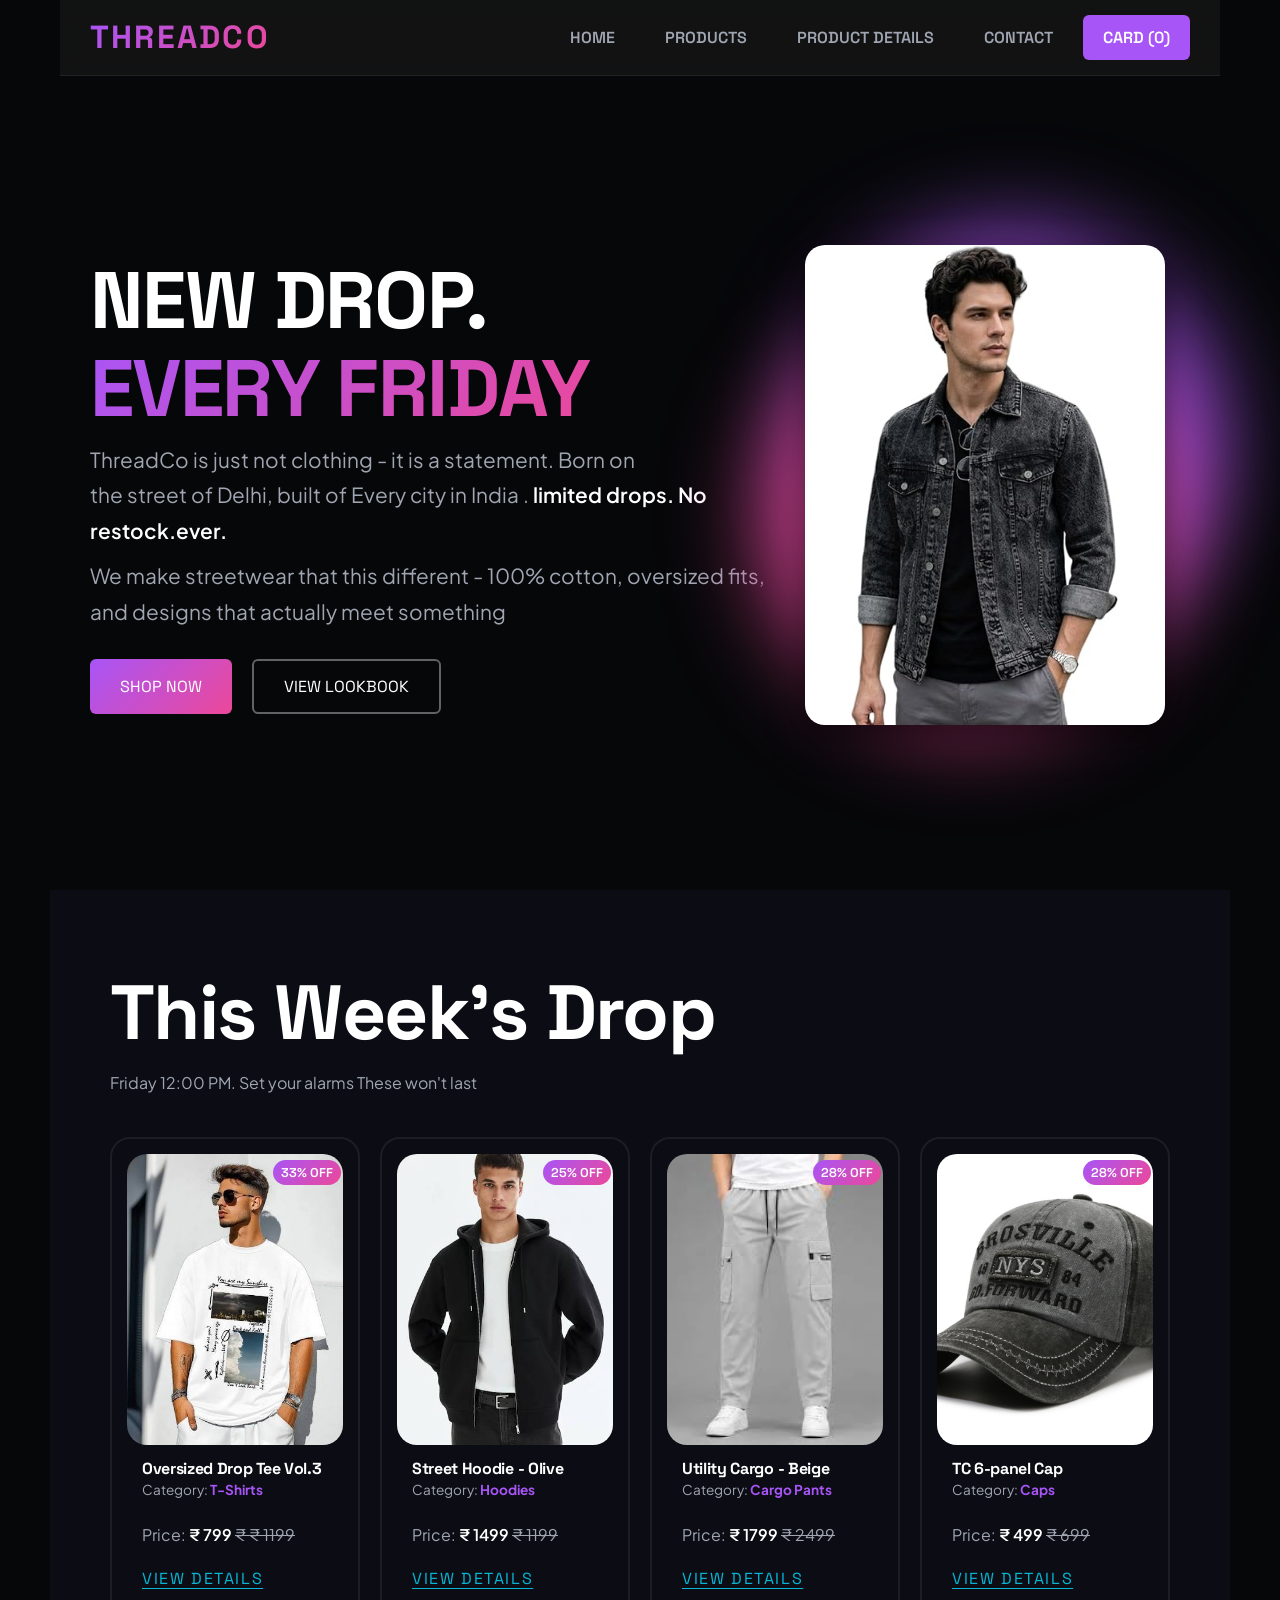
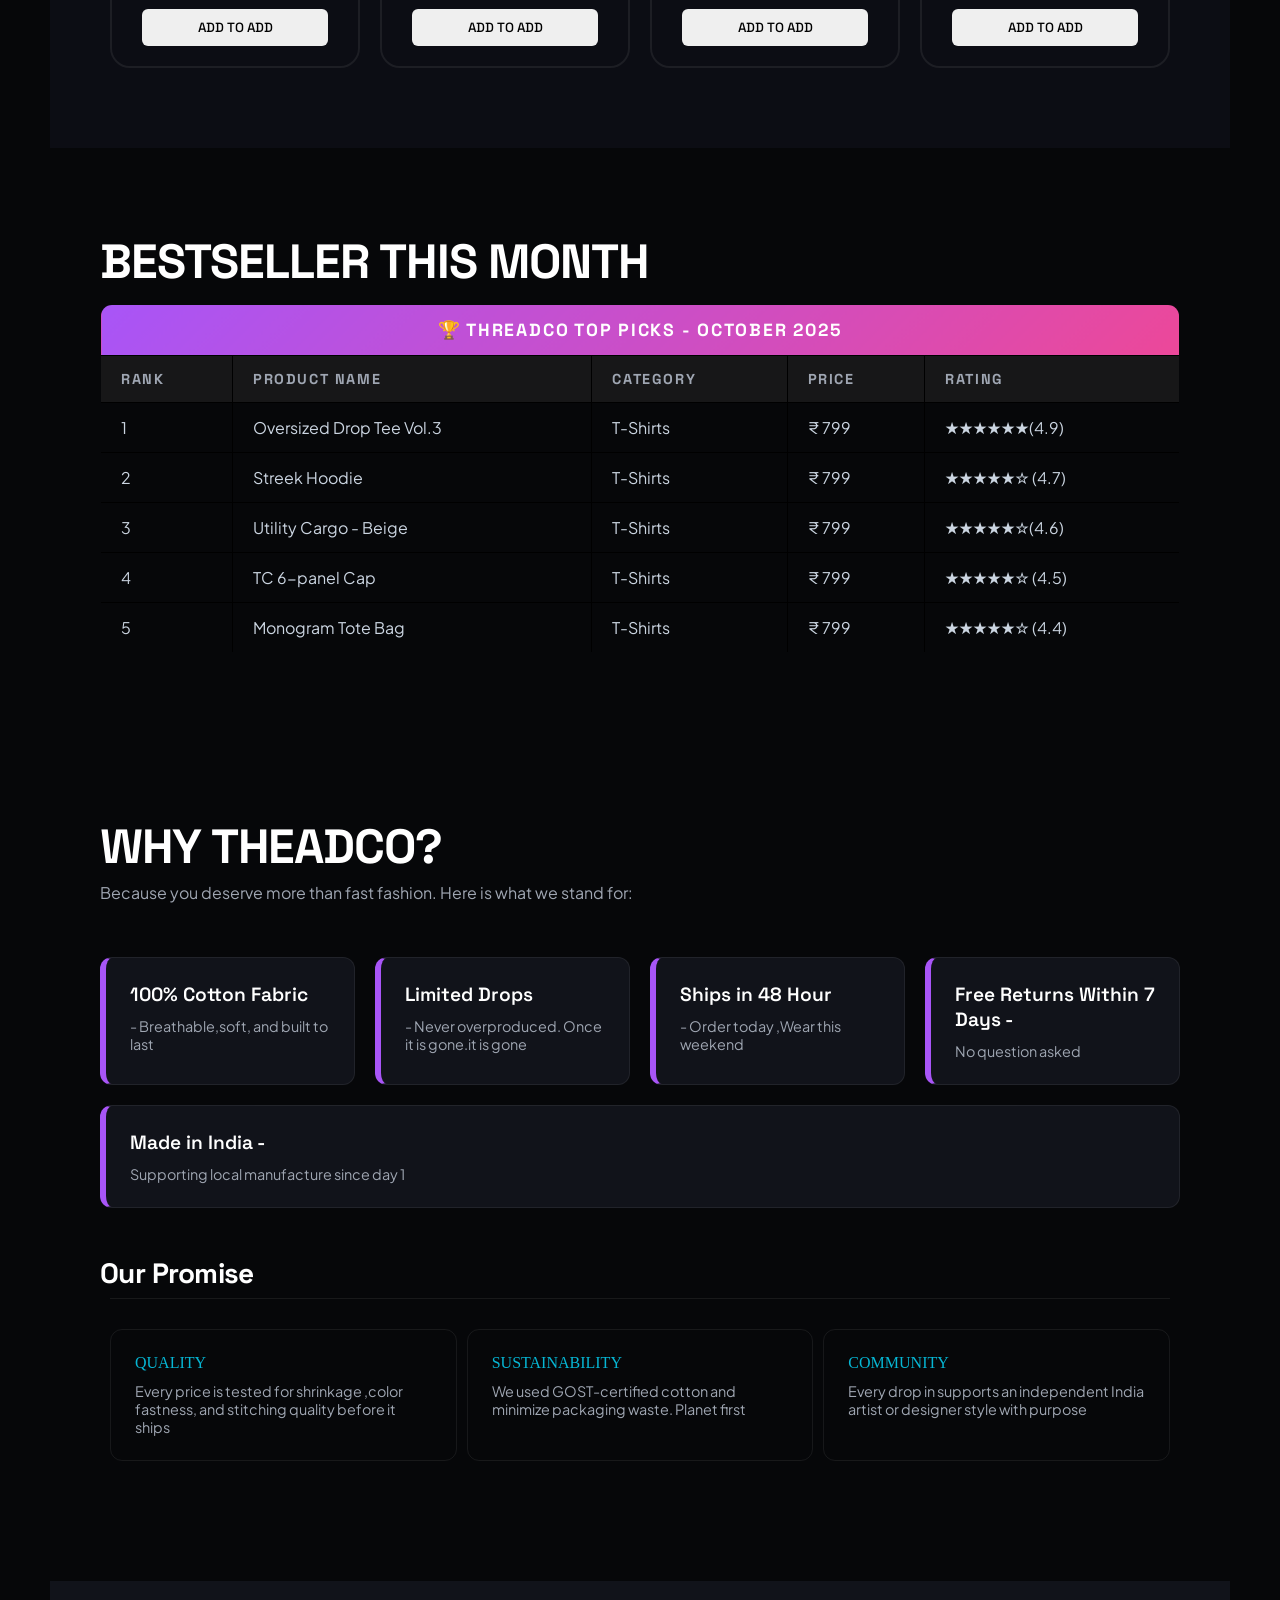
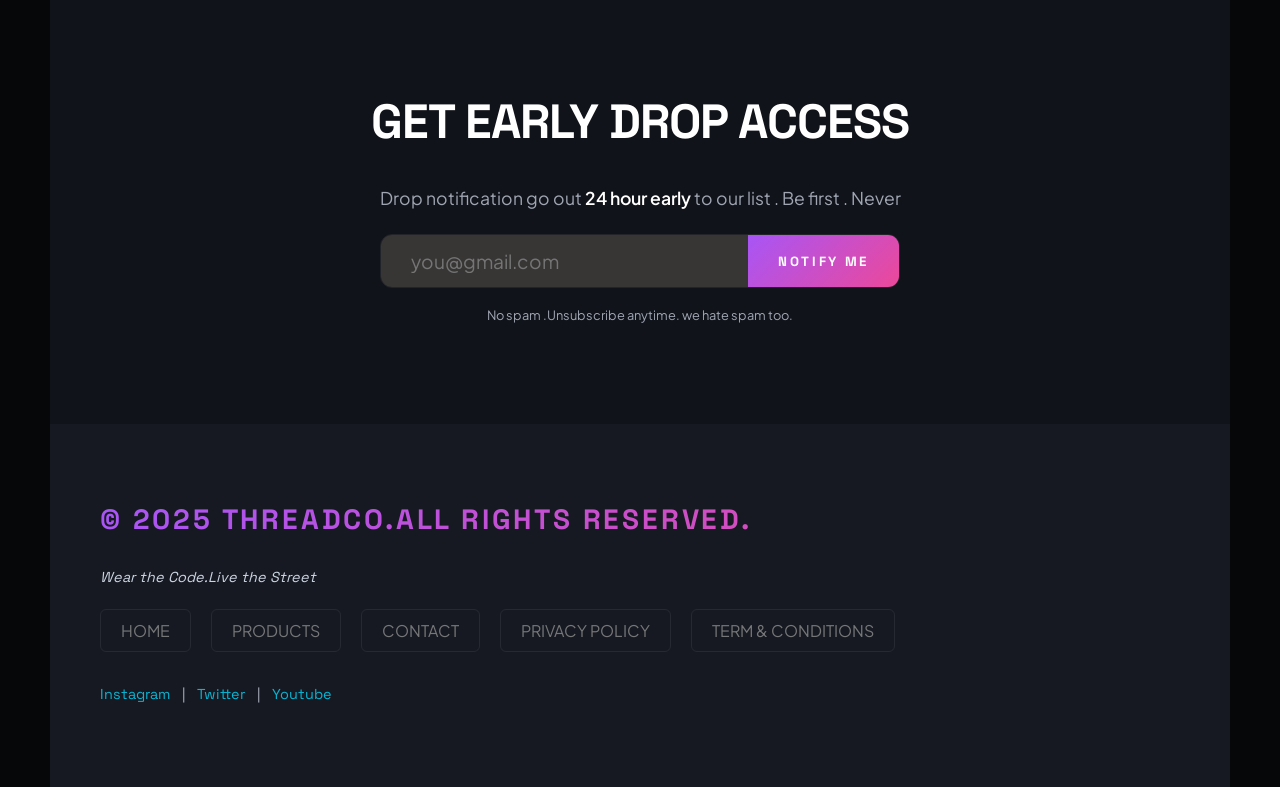
<file: index.html>
<!doctype html>
<html lang="en">
  <head>
    <meta charset="UTF-8" />
    <meta name="viewport" content="width=device-width, initial-scale=1.0" />
    <title>Document</title>
    <style>
      table,
      td,
      th,
      tr {
        border: 1px solid black;
        border-collapse: collapse;
      }
    </style>
    <link href="style.css" rel="stylesheet" />
  </head>
  <body>
    <header>
      <h1>ThreadCo</h1>
      <!-- <p><em>Wear the code.Live the streat.</em></p> -->
      <nav>
        <ul>
          <li><a href="index.html">Home</a></li>
          <li><a href="Products.html">Products</a></li>
          <li><a href="Product.html">Product Details</a></li>
          <li><a href="Contect.html">Contact</a></li>
          <li><a href="#">card (0)</a></li>
        </ul>
      </nav>
    </header>

    <main>
      <section id="hero">
        <div class="left-hero">
          <h2>New Drop. <br /><span id="gradient-text"> Every Friday</span></h2>
          <p>
            ThreadCo is just not clothing - it is a statement. Born on <br />
            the street of Delhi, built of Every city in India .<strong>
              limited drops. No restock.ever.
            </strong>
          </p>
          <p>
            We make streetwear that this different - 100% cotton, oversized
            fits, and designs that actually meet something
          </p>
          <div id="cta">
            <a href="Products.html" class="btn1">Shop Now</a>

            <a href="Products.html" class="btn2">View Lookbook</a>
          </div>
        </div>
        <div class="right-hero">
          <div class="glow orb1"></div>
          <div class="glow orb2"></div>
          <img src="image/2.jpg" alt="" />
        </div>
      </section>

      <section id="week-drop">
        <h1>This Week's Drop</h1>
        <p>Friday 12:00 PM. Set your alarms These won't last</p>
        <div class="cards">
          <article>
            <figure>
              <img
                src="image/t shirt.jpg"
                alt="ThreadCo oversized Drop Tee vol.3 in Black"
              />
              <figcaption>Oversized Drop Tee Vol.3</figcaption>
            </figure>
            <h3>Oversized Drop Tee Vol.3</h3>
            <p>Category:<span> T-Shirts</span></p>
            <p>Price: <strong> &#8377; 799 </strong> <s> &#8377; ₹ 1199</s></p>
            <p><mark>33% OFF</mark></p>
            <a href="Product.html">View Details</a>
            <button type="button">Add to add</button>
          </article>
          <article>
            <figure>
              <img
                src="image/uddis.jpg"
                alt="ThreadCo Street Hoodie in Olive Green"
              />
              <figcaption>Street Hoodie - Olive</figcaption>
            </figure>
            <h3>Street Hoodie - Olive</h3>
            <p>Category: <span> Hoodies</span></p>
            <p>Price: <strong>&#8377; 1499 </strong> <s>&#8377; 1199</s></p>
            <p><mark>25% OFF</mark></p>
            <a href="Product.html">View Details</a>
            <button type="button">Add to add</button>
          </article>
          <article>
            <figure>
              <img src="image/images (1).jpg" alt="ThreadCo Cargo pants" />
              <figcaption>Utility Cargo - Beige</figcaption>
            </figure>
            <h3>Utility Cargo - Beige</h3>
            <p>Category: <span>Cargo Pants</span></p>
            <p>Price: <strong> &#8377; 1799 </strong> <s> &#8377; 2499</s></p>
            <p><mark>28% OFF</mark></p>
            <a href="Product.html">View Details</a>
            <button type="button">Add to add</button>
          </article>
          <article>
            <figure>
              <img src="image/4.jpg" alt="ThreadCo 6-panel Cap" />
              <figcaption>TC 6-panel Cap</figcaption>
            </figure>
            <h3>TC 6-panel Cap</h3>
            <p>Category: <span>Caps</span></p>
            <p>Price: <strong> &#8377; 499 </strong> <s>&#8377; 699</s></p>
            <p><mark>28% OFF</mark></p>
            <a href="Product.html">View Details</a>
            <button type="button">Add to add</button>
          </article>
        </div>
      </section>

      <section class="best-sellers" id="best">
        <h2>Bestseller This Month</h2>
        <table>
          <tr>
            <th colspan="5">&#127942; ThreadCo Top Picks - October 2025</th>
          </tr>
          <tr>
            <th>Rank</th>
            <th>product Name</th>
            <th>Category</th>
            <th>Price</th>
            <th>Rating</th>
          </tr>
          <tr>
            <td>1</td>
            <td>Oversized Drop Tee Vol.3</td>
            <td>T-Shirts</td>
            <td>&#8377; 799</td>
            <td>&#9733;&#9733;&#9733;&#9733;&#9733;&#9733;(4.9)</td>
          </tr>
          <tr>
            <td>2</td>
            <td>Streek Hoodie</td>
            <td>T-Shirts</td>
            <td>&#8377; 799</td>
            <td>&#9733;&#9733;&#9733;&#9733;&#9733;&#9734; (4.7)</td>
          </tr>
          <tr>
            <td>3</td>
            <td>Utility Cargo - Beige</td>
            <td>T-Shirts</td>
            <td>&#8377; 799</td>
            <td>&#9733;&#9733;&#9733;&#9733;&#9733;&#9734;(4.6)</td>
          </tr>
          <tr>
            <td>4</td>
            <td>TC 6-panel Cap</td>
            <td>T-Shirts</td>
            <td>&#8377; 799</td>
            <td>&#9733;&#9733;&#9733;&#9733;&#9733;&#9734; (4.5)</td>
          </tr>
          <tr>
            <td>5</td>
            <td>Monogram Tote Bag</td>
            <td>T-Shirts</td>
            <td>&#8377; 799</td>
            <td>&#9733;&#9733;&#9733;&#9733;&#9733;&#9734; (4.4)</td>
          </tr>
        </table>
      </section>

      <section id="why-threadco">
        <h2>Why TheadCo?</h2>
        <p>
          Because you deserve more than fast fashion. Here is what we stand for:
        </p>
        <ul>
          <li>
            <strong>100% Cotton Fabric </strong> - Breathable,soft, and built to
            last
          </li>
          <li>
            <strong>Limited Drops </strong> - Never overproduced. Once it is
            gone.it is gone
          </li>
          <li>
            <strong>Ships in 48 Hour </strong> - Order today ,Wear this weekend
          </li>
          <li>
            <strong>Free Returns Within 7 Days - </strong> No question asked
          </li>
          <li>
            <strong>Made in India - </strong>Supporting local manufacture since
            day 1
          </li>
        </ul>
        <h3>Our Promise</h3>
        <dl>
          <section>
            <dt>Quality</dt>
            <dd>
              Every price is tested for shrinkage ,color fastness, and stitching
              quality before it ships
            </dd>
          </section>
          <section>
            <dt>Sustainability</dt>
            <dd>
              We used GOST-certified cotton and minimize packaging waste. Planet
              first
            </dd>
          </section>

          <section>
            <dt>Community</dt>
            <dd>
              Every drop in supports an independent India artist or designer
              style with purpose
            </dd>
          </section>
        </dl>
      </section>
      <section id="get-early">
        <h2>Get Early Drop Access</h2>
        <p>
          Drop notification go out <strong>24 hour early</strong> to our list .
          Be first . Never
        </p>
        <form>
          <!-- <label for="email">your Email:</label> -->
          <input
            type="email"
            id="email"
            name="email"
            placeholder="you@gmail.com"
          />
          <button>Notify Me</button>
        </form>
        <br />
        <small>No spam .Unsubscribe anytime. we hate spam too.</small>
      </section>
    </main>
    <footer id="footer">
      <h3>&copy; 2025 ThreadCo.All rights reserved.</h3>
      <p><em>Wear the Code.Live the Street</em></p>
      <nav>
        <ul>
          <li><a href="index.html">Home</a></li>
          <li><a href="Products.html">Products</a></li>
          <li><a href="Contact.html">Contact</a></li>
          <li><a href="#">Privacy Policy</a></li>
          <li><a href="#">Term &amp; Conditions</a></li>
        </ul>
      </nav>
      <p>
         <a href="https://Instagram.com" target="_blank">Instagram</a>
         &nbsp; |    &nbsp;
          <a href="https://Twitter.com" target="_blank">Twitter</a> 
             &nbsp; |    &nbsp;
           <a href="https://Youtube.com" target="_blank">Youtube</a>
      </p>
     
    </footer>
  </body>
</html>
</file>
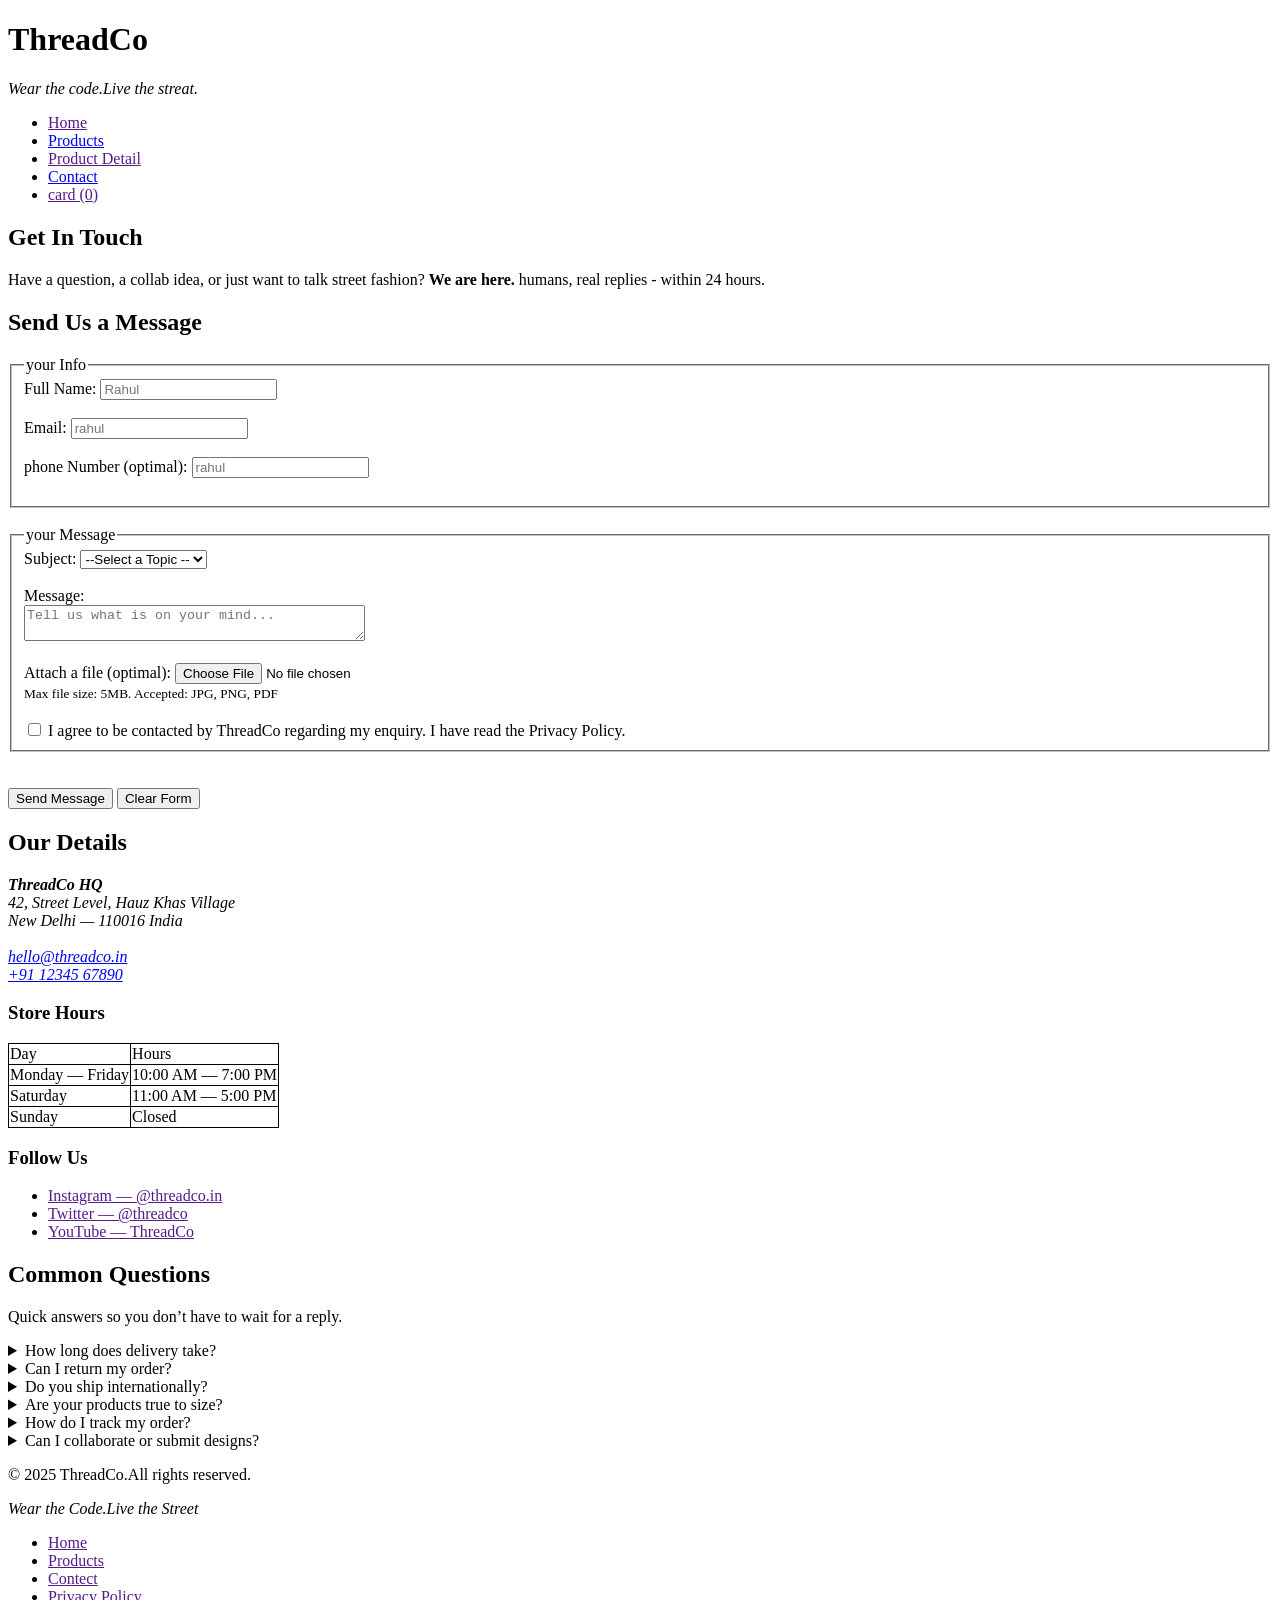
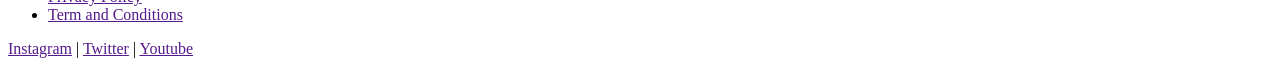
<file: Contact.html>
<!DOCTYPE html>
<html lang="en">
<head>
    <meta charset="UTF-8">
    <meta name="viewport" content="width=device-width, initial-scale=1.0">
    <title>Document</title>
        <title>Document</title>
<style>
        table,td,th,tr {
border: 1px solid black;
border-collapse: collapse;
        }
    </style>
</head>
<body>
      <header>
      <h1>  ThreadCo</h1>
      <p><em>Wear the code.Live the streat.</em></p>
      <nav>
<ul>
    <li><a href="">Home</a></li>
    <li><a href="Products.html">Products</a></li>
    <li><a href="">Product Detail</a></li>
    <li><a href="Contact.html">Contact</a></li>
    <li><a href="">card (0)</a></li>
</ul>
</nav>
</header>

<main>
    <section>
        <h2>Get In Touch</h2>
        <p>
            Have a question, a collab idea, or just want to talk street fashion? <strong>We are here. </strong> humans, real replies - within 24 hours.
        </p>
    </section>
    <section>
        <h2>Send Us a Message</h2>
        <form>
           <fieldset accesskey="">
            <legend>your Info</legend>
            <label for="Fname">Full Name:</label>
            <input type="text" id="Fname" name="Fname" placeholder="Rahul">
            <br><br>
             <label for="email">Email:</label>
            <input type="email" id="email" name="email"  placeholder="rahul">
            <br><br>
             <label for="pnumber">phone Number (optimal):</label>
            <input type="text" placeholder="rahul">
            <br><br>
           </fieldset> 
           <br>
           <fieldset accesskey="">
            <legend>your Message</legend>
            <label for="subject">Subject:</label>
            <select name="subject" id="subject">
<option value="">--Select a Topic --</option>
<option value=""></option>
<option value=""></option>
<option value=""></option>

            </select>
            <br><br>
             <label for="message">Message:</label>
             <br>
            <textarea name="message" id="message" raws="8" cols="40" placeholder="Tell us what is on your mind..."></textarea>
            <br><br>
             <label for="file">Attach a file (optimal):</label>
            <input type="file">
            <br>
            <small>Max file size: 5MB. Accepted: JPG, PNG, PDF</small>
            <br><br>
            <input type="checkbox" id="checkbox" name="checkbox">
            <label for="checkbox">
 I agree to be contacted by ThreadCo regarding my enquiry. I have read the <a>Privacy Policy</a>.</label>
           </fieldset> 
           <br><br>
           <button>Send Message</button>
           <button>Clear Form</button>
        </form>
    </section>
    <section>
        <h2>Our Details</h2>
        <address>
          <strong>  ThreadCo HQ</strong><br>
42, Street Level, Hauz Khas Village<br>
New Delhi — 110016
India
<br><br>
<a href="mailto:hello@threadco.in">
hello@threadco.in</a>
<br>
<a href="tel:+91 12345 67890">+91 12345 67890</a>
        </address>
        <h3>Store Hours</h3>
        <table>
            <tr>



                <td>Day</td>
                <td>	Hours</td>
            </tr>
            <tr>
                <td>
Monday — Friday	</td>
                <td>10:00 AM — 7:00 PM</td>
            </tr>
            <tr>
                <td>Saturday</td>
                <td>
	11:00 AM — 5:00 PM</td>
            </tr>
            <tr>
                <td>Sunday</td>
                <td>	Closed</td>
            </tr>
        </table>
        <h3>Follow Us</h3>
        <ul>


            <li><a href="">Instagram — @threadco.in</a></li>
            <li><a href="">Twitter — @threadco</a></li>
            <li><a href="">YouTube — ThreadCo</a></li>
        </ul>
    </section>
    <section>
        <h2>Common Questions</h2>
<p>Quick answers so you don’t have to wait for a reply.</p>
<details>
    <summary>How long does delivery take?</summary>
    <p>We ship within<strong> 48 hours</strong> of order confirmation. Standard delivery takes <strong>3—5 business days</strong> across India. Express delivery (1—2 days) is available at checkout for select pin codes.</p>
</details>
<details>
    <summary>Can I return my order?</summary>
    <p>Yes! We offer<strong> free returns within 7 days</strong> of delivery. The item must be unworn, unwashed, and in its original packaging with all tags attached. Initiate your return from the Orders section of your account.</p>
</details>
<details>
    <summary>Do you ship internationally?</summary>
    <p>Not yet — but we’re working on it. International shipping is planned for early 2026. Sign up for our newsletter to get notified first.</p>
</details>
<details>
    <summary>Are your products true to size?</summary>
    <p>ThreadCo tees and hoodies are oversized by design. If you prefer a more fitted look, we recommend sizing down. Check the <a href="">Size Guide</a> on any product page for exact measurements.</p>
</details>
<details>
    <summary>
        How do I track my order?
    </summary>
    <p>Once your order ships, you will receive a tracking link via SMS and email. You can also track your order by entering your order ID on our <a href="">Order Tracking page."</a></p>
</details>
<details>
    <summary>Can I collaborate or submit designs?</summary>
    <p>Absolutely. ThreadCo works with independent Indian artists on every drop. If you have a design concept or want to collab, reach out via the form above and select <strong>“Collaboration / Partnership”</strong> as the subject. We read every single message.</p>
</details>
    </section>
</main>


 <footer>
        <p>&copy; 2025 ThreadCo.All rights reserved.</p>
        <p><em>Wear the Code.Live the Street</em></p>
        <nav>
            <ul>
                <li><a href="">Home</a></li>
                <li><a href="">Products</a></li>
                <li><a href="">Contect</a></li>
                <li><a href="">Privacy Policy</a></li>
                <li><a href="">Term and Conditions</a></li>
            </ul>
        </nav>
        <a href="">Instagram</a>  | <a href="">Twitter</a> |  <a href="">Youtube</a>
    </footer>
</body>
</html>
</file>
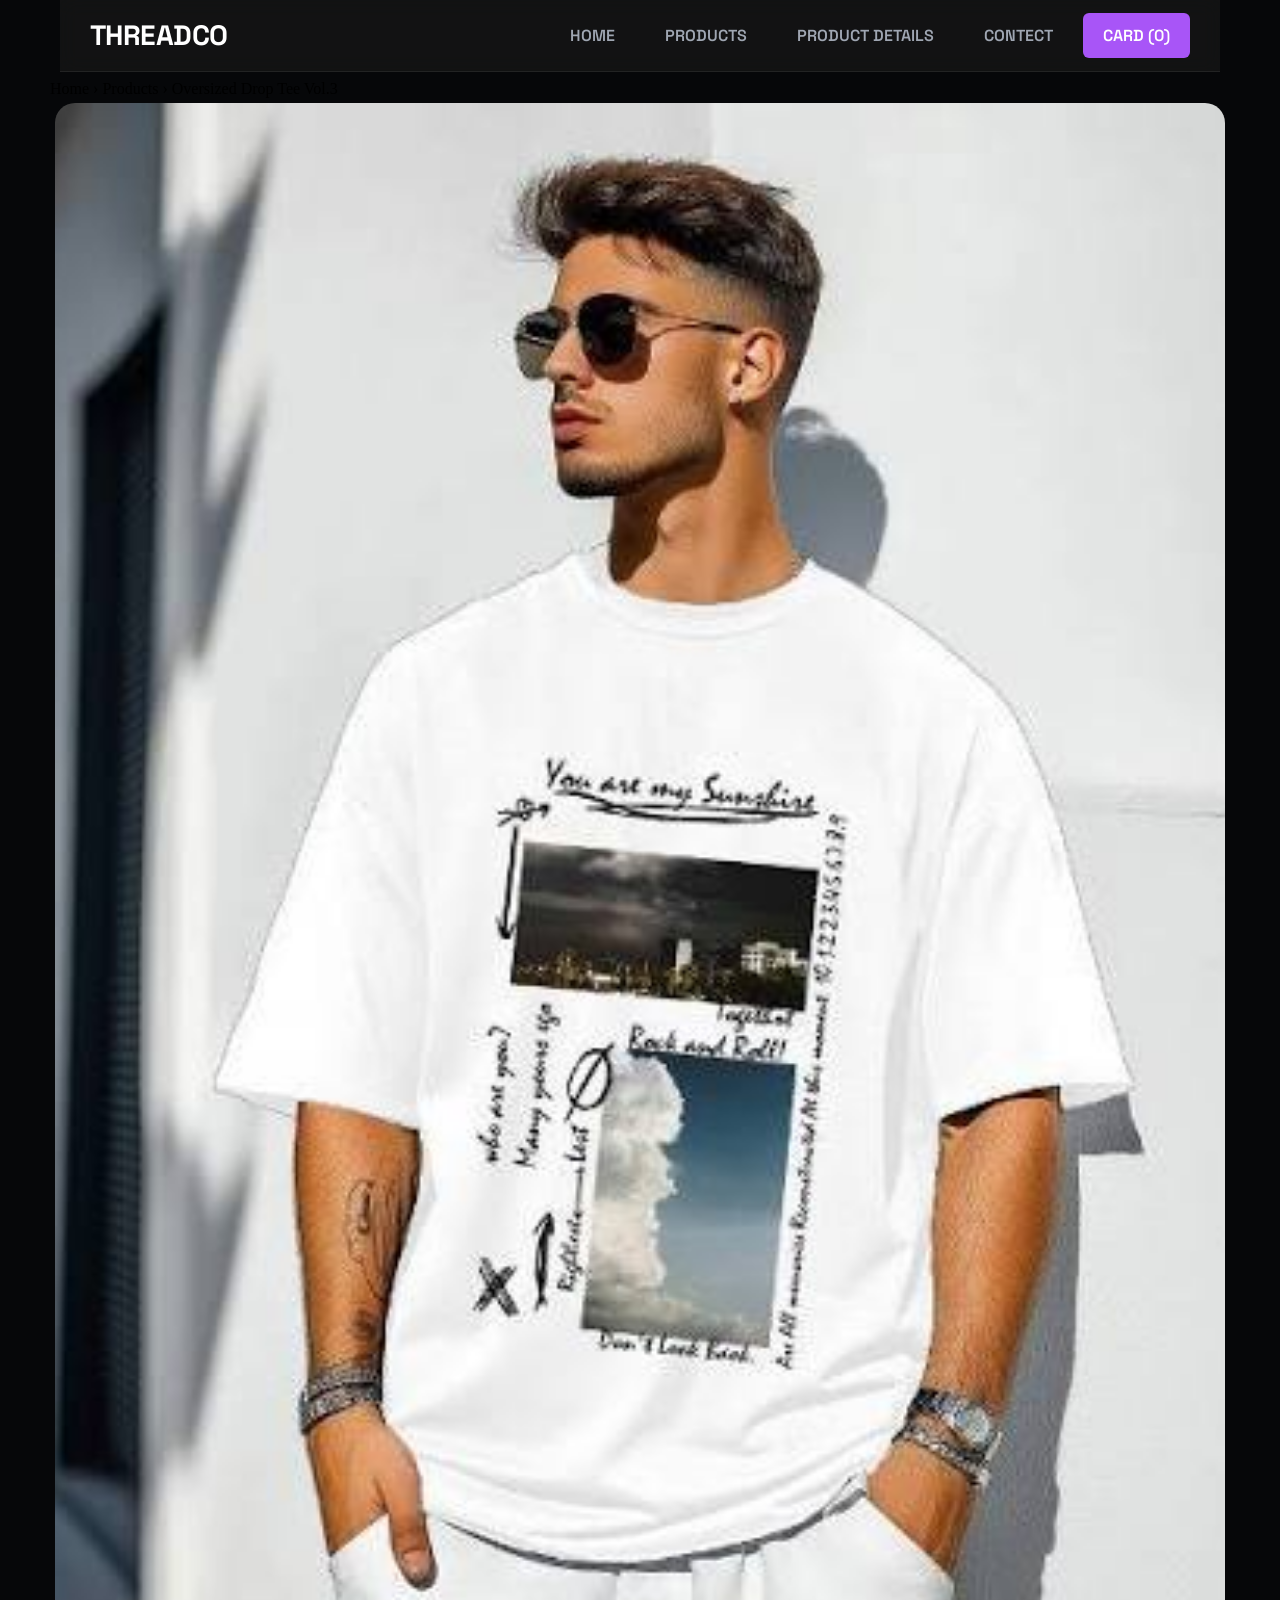
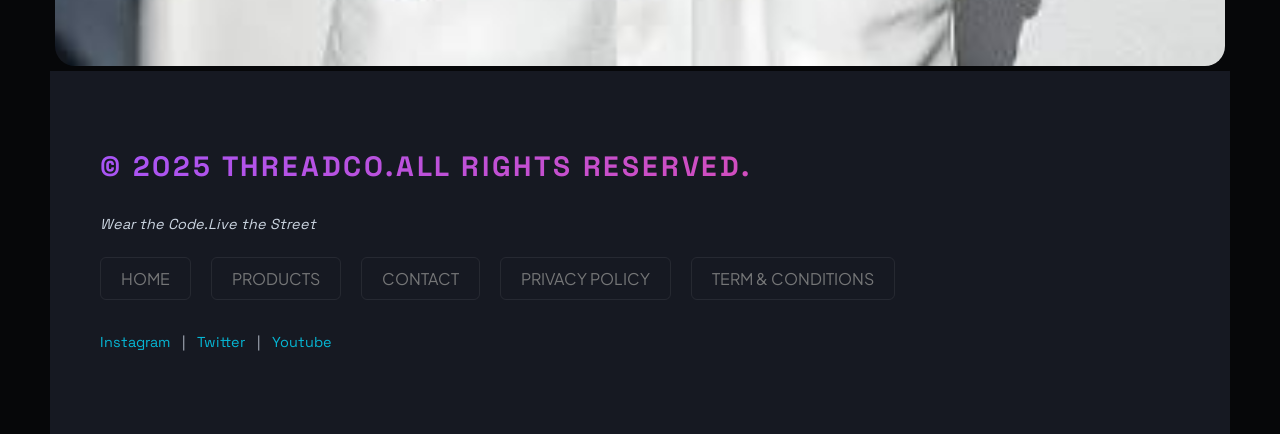
<file: Product.html>
<!DOCTYPE html>
<html lang="en">
<head>
    <meta charset="UTF-8">
    <meta name="viewport" content="width=device-width, initial-scale=1.0">
    <title>Document</title>
    <link rel="stylesheet" href="style.css">
</head>
<body>
     <header>
      <h3>ThreadCo</h3>

      <nav>
<ul>
    <li><a href="index.html">Home</a></li>
    <li><a href="Products.html">Products</a></li>
    <li><a href="Product.html">Product Details</a></li>
    <li><a href="Contect.html">Contect</a></li>
    <li><a href="#">card (0)</a></li>
</ul>
</nav>
</header>

<main>
  
    <nav aria-label="breakdown">
        <a href="index.html">Home</a>
        &rsaquo;
        <a href="Products.html">Products</a>

        &rsaquo;
        Oversized Drop Tee Vol.3
    </nav>
<section>
    <figure>
              <img
                src="image/t shirt.jpg"
                
                alt="ThreadCo oversized Drop Tee vol.3 in Black"
                width="600"
              />
              <figcaption>Oversized Drop Tee Vol.3 - Black Colorway</figcaption>
            </figure>
</section>



    
</main>

 



      <footer id="footer">
      <h3>&copy; 2025 ThreadCo.All rights reserved.</h3>
      <p><em>Wear the Code.Live the Street</em></p>
      <nav>
        <ul>
          <li><a href="index.html">Home</a></li>
          <li><a href="Products.html">Products</a></li>
          <li><a href="Contact.html">Contact</a></li>
          <li><a href="#">Privacy Policy</a></li>
          <li><a href="#">Term &amp; Conditions</a></li>
        </ul>
      </nav>
      <p>
         <a href="https://Instagram.com" target="_blank">Instagram</a>
         &nbsp; |    &nbsp;
          <a href="https://Twitter.com" target="_blank">Twitter</a> 
             &nbsp; |    &nbsp;
           <a href="https://Youtube.com" target="_blank">Youtube</a>
      </p>
     
    </footer>
  </body>
</body>
</html>
</file>
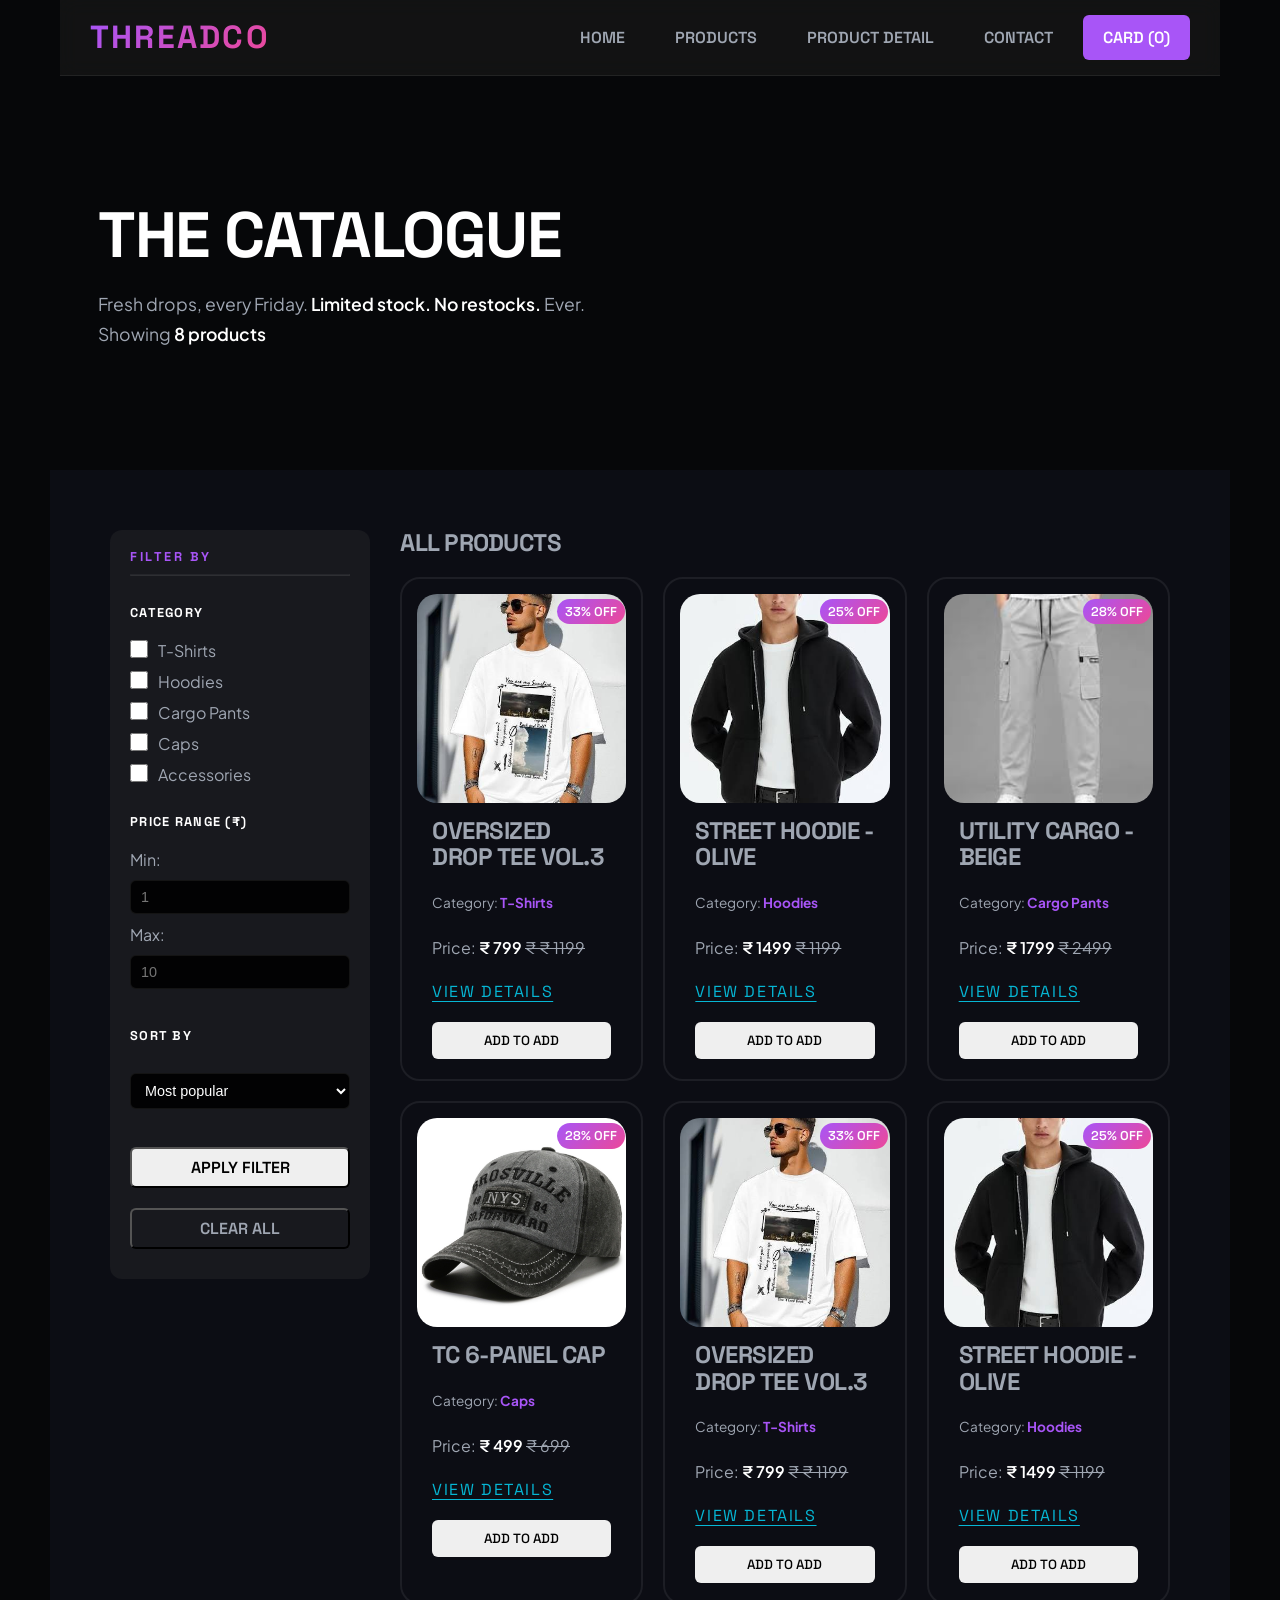
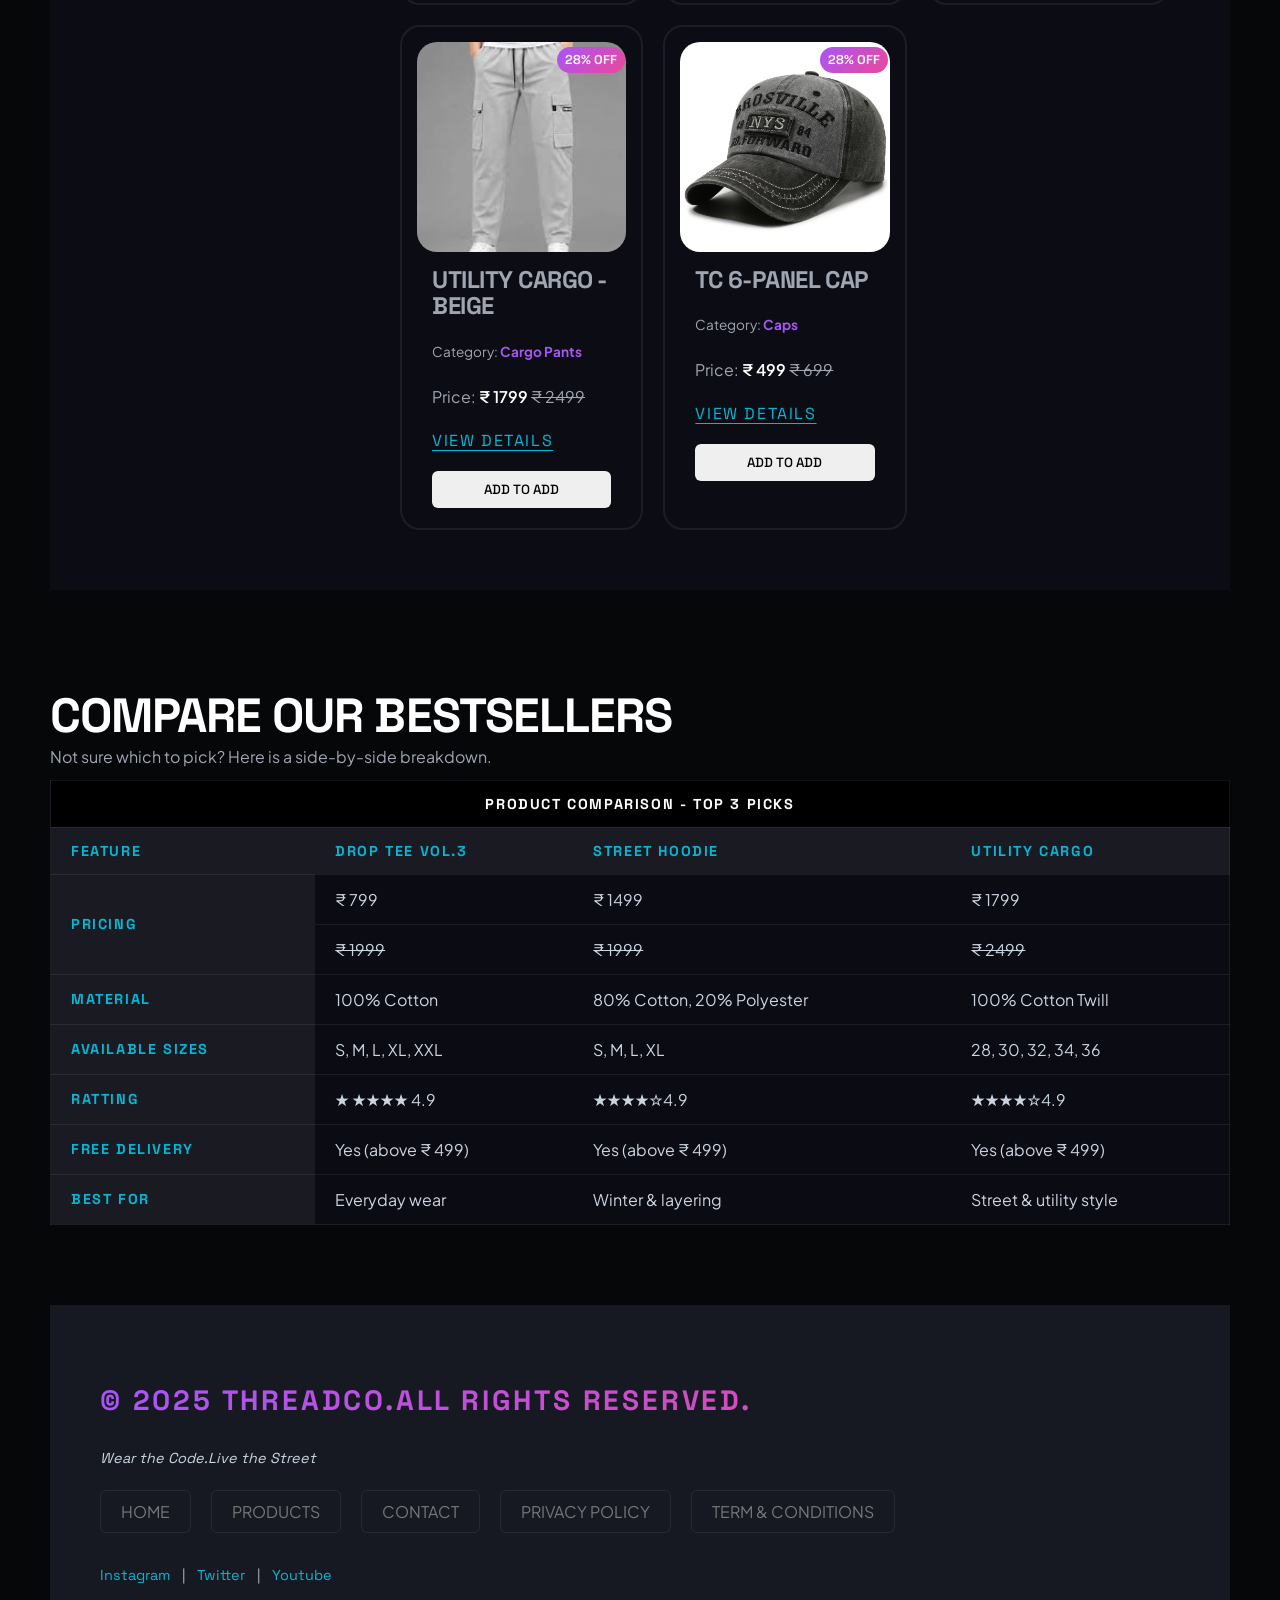
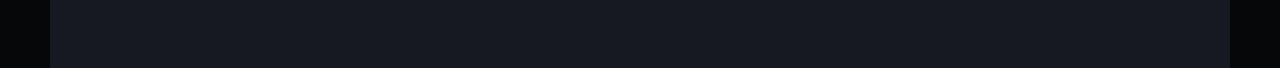
<file: Products.html>
<!DOCTYPE html>
<html lang="en">
<head>
    <meta charset="UTF-8">
    <meta name="viewport" content="width=device-width, initial-scale=1.0">
    <title>Document</title>
<style>
        table,td,th,tr {
border: 1px solid black;
border-collapse: collapse;
        }
    </style>
    <link rel="stylesheet" href="style.css">
</head>
<body>
     <header>
      <h1>  ThreadCo</h1>
      <!-- <p><em>Wear the code.Live the streat.</em></p> -->
      <nav>
<ul>
    <li><a href="index.html">Home</a></li>
    <li><a href="Products.html">Products</a></li>
    <li><a href="Product.html">Product Detail</a></li>
    <li><a href="Contact.html">Contact</a></li>
    <li><a href="#">card (0)</a></li>
</ul>
</nav>
</header>

    <main>
        <section id="Catalogue">
            <h2>The Catalogue</h2>
            <p>Fresh drops, every Friday.<strong> Limited stock. No restocks.</strong> Ever.</p>
            <p>Showing <strong> 8 products</strong></p>

        </section>

<div id="product-layout">
        <section id="sidebar">
        <h2>Filter By</h2>
        <hr>
        <h3>Category</h3>
        <ul>
            <li>
                <input type="checkbox" id="T-Shirts" name="Category" value="tshirts">
                <label for="T-Shirts1">T-Shirts</label>
            </li>
            <li>

                <input type="checkbox" id="hoodies" name="Category " value="hoodies">
                <label for="hoodies">Hoodies</label>
            </li>
            <li>

                <input type="checkbox" id="cargo" name="Category" value="cargo">
                <label for="T-Shirts3">Cargo Pants</label>
            </li>
            <li>

                <input type="checkbox" id="Caps" name="Category" value="caps">
                <label for="T-Shirts4">Caps</label>
            </li>
            <li>

                <input type="checkbox" id="accessories" name="Category" value="accessories">
                <label for="accessories">Accessories</label>
            </li>
        </ul>
        <h3>Price Range (&#8377)</h3>
        <label for="min">Min:</label>   
        <input type="number" name="min" id="min" min="0" placeholder="1">
        <br>
        <label for="max">Max:</label>
        <input type="number" name="max" id="max" max="10" placeholder="10">

<h3>Sort By</h3>
<select name="sort by" id="sort by">
<option value="">Most popular</option>
<option value="">Price: High to Low</option>
<option value="">Price: Low to High</option>
<option value="">Newest First</option>
</select>
  
<br><br>

    <button>Apply Filter</button>
    <button>Clear All</button>
    </section> 

   <section id="products" >
        <h3>All Products</h3>
        
        <div class="grid">
          <article>
            <figure>

              <img
                src="image/t shirt.jpg"
                
                alt="ThreadCo oversized Drop Tee vol.3 in Black"
              />
              <figcaption>Oversized Drop Tee Vol.3</figcaption>
            </figure>
            <h3>Oversized Drop Tee Vol.3</h3>
            <p>Category:<span> T-Shirts</span></p>
            <p>Price: <strong> &#8377; 799 </strong> <s> &#8377; ₹ 1199</s></p>
            <p><mark>33% OFF</mark></p>
            <a href="Product.html">View Details</a>
            <button type="button">Add to add</button>
          </article>

          <article>
            <figure>
              <img
                src="image/uddis.jpg"
                alt="ThreadCo Street Hoodie in Olive Green"
              />
              <figcaption>Street Hoodie - Olive</figcaption>
            </figure>
            <h3>Street Hoodie - Olive</h3>
            <p>Category: <span> Hoodies</span></p>
            <p>Price: <strong>&#8377; 1499 </strong> <s>&#8377; 1199</s></p>
            <p><mark>25% OFF</mark></p>
            <a href="Product.html">View Details</a>
            <button type="button">Add to add</button>
          </article>

          <article>
            <figure>
              <img src="image/images (1).jpg" alt="ThreadCo Cargo pants" />
              <figcaption>Utility Cargo - Beige</figcaption>
            </figure>
            <h3>Utility Cargo - Beige</h3>
            <p>Category: <span>Cargo Pants</span></p>
            <p>Price: <strong> &#8377; 1799 </strong> <s> &#8377; 2499</s></p>
            <p><mark>28% OFF</mark></p>
            <a href="Product.html">View Details</a>
            <button type="button">Add to add</button>
          </article>

          <article>
            <figure>
              <img src="image/4.jpg" alt="ThreadCo 6-panel Cap" />
              <figcaption>TC 6-panel Cap</figcaption>
            </figure>
            <h3>TC 6-panel Cap</h3>
            <p>Category: <span>Caps</span></p>
            <p>Price: <strong> &#8377; 499 </strong> <s>&#8377; 699</s></p>
            <p><mark>28% OFF</mark></p>
            <a href="Product.html">View Details</a>
            <button type="button">Add to add</button>
          </article>
          <article>
            <figure>
              <img
                src="image/t shirt.jpg"
                alt="ThreadCo oversized Drop Tee vol.3 in Black"
              />
              <figcaption>Oversized Drop Tee Vol.3</figcaption>
            </figure>
            <h3>Oversized Drop Tee Vol.3</h3>
            <p>Category:<span> T-Shirts</span></p>
            <p>Price: <strong> &#8377; 799 </strong> <s> &#8377; ₹ 1199</s></p>
            <p><mark>33% OFF</mark></p>
            <a href="Product.html">View Details</a>
            <button type="button">Add to add</button>
          </article>
          
          <article>
            <figure>
              <img
                src="image/uddis.jpg"
                alt="ThreadCo Street Hoodie in Olive Green"
              />
              <figcaption>Street Hoodie - Olive</figcaption>
            </figure>
            <h3>Street Hoodie - Olive</h3>
            <p>Category: <span> Hoodies</span></p>
            <p>Price: <strong>&#8377; 1499 </strong> <s>&#8377; 1199</s></p>
            <p><mark>25% OFF</mark></p>
            <a href="Product.html">View Details</a>
            <button type="button">Add to add</button>
          </article>
          <article>
            <figure>
              <img src="image/images (1).jpg" alt="ThreadCo Cargo pants" />
              <figcaption>Utility Cargo - Beige</figcaption>
            </figure>
            <h3>Utility Cargo - Beige</h3>
            <p>Category: <span>Cargo Pants</span></p>
            <p>Price: <strong> &#8377; 1799 </strong> <s> &#8377; 2499</s></p>
            <p><mark>28% OFF</mark></p>
            <a href="Product.html">View Details</a>
            <button type="button">Add to add</button>
          </article>
          <article>
            <figure>
              <img src="image/4.jpg" alt="ThreadCo 6-panel Cap" />
              <figcaption>TC 6-panel Cap</figcaption>
            </figure>
            <h3>TC 6-panel Cap</h3>
            <p>Category: <span>Caps</span></p>
            <p>Price: <strong> &#8377; 499 </strong> <s>&#8377; 699</s></p>
            <p><mark>28% OFF</mark></p>
            <a href="Product.html">View Details</a>
            <button type="button">Add to add</button>
          </article>
        </div>
      </section>
</div>

    <section class="best-sellers-campare" >
        <h2>Compare Our Bestsellers</h2>
        <p>Not sure which to pick? Here is a side-by-side breakdown.</p>
        <table>
            <tr>
                <th colspan="4">Product Comparison - Top 3 Picks</th>
            
            </tr>
            <tr>
                <th>Feature</th>
                <th>Drop Tee Vol.3</th>
                <th>Street Hoodie</th>
                <th>Utility Cargo</th>
            </tr>
            <tr>
                <th rowspan="2">Pricing</th>
                <td>&#8377; 799</td>
                <td>&#8377; 1499</td>
                <td>&#8377; 1799</td>
            </tr>
            <tr>
                
                <td> <s>&#8377; 1999</s></td>
                <td> <s>&#8377; 1999</s></td>
                <td> <s>&#8377; 2499</s></td>
            </tr>
            <tr>
                <th>Material	</th>
                <td>100% Cotton</td>
                <td>80% Cotton, 20% Polyester</td>
                <td>100% Cotton Twill</td>
            </tr>
            <tr>
                <th>Available Sizes</th>
                <td>S, M, L, XL, XXL</td>
                <td>S, M, L, XL</td>
                <td>28, 30, 32, 34, 36</td>
            </tr>
              <tr>
                <th>Ratting	</th>
                <td> &#9733; &#9733;&#9733;&#9733;&#9733; 4.9</td>
                <td> &#9733;&#9733;&#9733;&#9733;&#9734;4.9</td>
                <td>&#9733;&#9733;&#9733;&#9733;&#9734;4.9</td>
            </tr>
            <tr>
                <th>Free Delivery	</th>
                <td>Yes (above ₹ 499)</td>
                <td>Yes (above ₹ 499)</td>
                <td>Yes (above ₹ 499)</td>
            </tr>
            <tr>
                <th>Best For</th>
                <td>Everyday wear</td>
                <td>Winter &amp; layering</td>
                <td>Street &amp; utility style</td>
            </tr>
        </table>
    </section>

    </main>

   <footer id="footer">
      <h3>&copy; 2025 ThreadCo.All rights reserved.</h3>
      <p><em>Wear the Code.Live the Street</em></p>
      <nav>
        <ul>
          <li><a href="index.html">Home</a></li>
          <li><a href="Products.html">Products</a></li>
          <li><a href="Contact.html">Contact</a></li>
          <li><a href="Contact.html">Privacy Policy</a></li>
          <li><a href="#">Term &amp; Conditions</a></li>
        </ul>
      </nav>
      <p>
         <a href="https://Instagram.com" target="_blank">Instagram</a>
         &nbsp; |  &nbsp;
      <a href="https://Twitter.com" target="_blank">Twitter</a> 
             &nbsp; |  &nbsp;
      <a href="https://Youtube.com" target="_blank">Youtube</a>
      </p>
     
    </footer>
</body>
</html>
</file>
<file: style.css>
@import url('https://fonts.googleapis.com/css2?family=Plus+Jakarta+Sans:wght@300;400;500;600;700;800&family=Space+Grotesk:wght@400;500;600;700;800&display=swap');



*{
    box-sizing: border-box;
    margin: 0;
padding: 0;
}




:root {
 /* Brand Theme Colors */
 --color-primary:        #a855f7;
 --color-primary-glow:   rgba(168, 85, 247, 0.25);
 --color-secondary:      #ec4899;
 --color-secondary-glow: rgba(236, 72, 153, 0.25);
 --color-accent:         #06b6d4;


 /* Base & Layout Backgrounds */
 --color-bg-base:        #060709;
 --color-bg-section:     #0c0d14;
 --color-bg-footer:      #161922;
 --color-surface:        #11131a;
 --color-surface-muted:  #1e212f;


 /* Borders */
 --color-border:         rgba(255, 255, 255, 0.07);


 /* Typography Text Colors */
 --white:                #ffffff;
 --color-text-body:      #cbd5e1;
 --color-text-muted:     #9fa6b2;
  --font-display: 'Space Grotesk', sans-serif;
 --font-body:    'Plus Jakarta Sans', sans-serif;
 --radius-sm: 6px;
 --radius-md: 12px;
 --radius-lg: 20px;
 --shadow-sm: 0 4px 12px  rgba(0,0,0,0.5);
 --shadow-md: 0 12px 36px rgba(0,0,0,0.7);
 --shadow-lg: 0 24px 64px rgba(0,0,0,0.9);
  --gradient-accent: linear-gradient(135deg, var(--color-primary) 0%, var(--color-secondary) 100%);
 --gradient-secondary: linear-gradient(135deg, var(--color-accent) 0%, #3b82f6 100%);
}

html{
    font-size: 16px;
}



h1, h2, h3, h4, h5, h6 {
 font-family: var(--font-display);
 font-weight: 700;
 line-height: 1.1;
 letter-spacing: -0.02em;
 color: var(--white);
}


h1 { font-size: clamp(2.4rem, 6vw, 5rem); }
h2 { font-size: clamp(1.8rem, 4vw, 3rem); }
h3 { font-size: clamp(1.2rem, 2.5vw, 1.75rem); }
h4 { font-size: 1.125rem; font-weight: 600; }
p  { font-size: 1rem; line-height: 1.7; color: var(--color-text-muted); }


small { font-size: 0.8rem; color: var(--color-text-muted); }
strong { color: var(--white); font-weight: 600; }
em { color: var(--color-text-body); }

ul{
list-style: none;
}

a{
    color: black;
    text-decoration: none;
}



body{
    background-color: var(--color-bg-base);
    padding:0 50px ;
}

header{

    position: fixed;
    background-color:rgba(26, 26, 26, 0.65) ;
    display: flex;
    backdrop-filter: blur(10px) ;
    left:60px;
    right: 60px;
    border-bottom:  1px solid var(--color-border);
    justify-content: space-between;
    align-items: center;
    padding: 20px 30px;
    text-transform: uppercase;

}
header nav ul{
    display: flex;
    gap: 10px;
    
}

header h1{
    font-size:2rem ;
    letter-spacing: 0.07em ;
    background: var(--gradient-accent);
    background-clip: text;
    -webkit-background-clip: text;
    color: transparent;
    -webkit-text-fill-color:transparent ;
}
header nav a {
    /* display: inline-block; */
         font-family:var(--font-display)  ;
         color: var(--color-text-muted);
         padding: 12px 20px;
         border-radius: var(--radius-sm);
         font-weight: 600;
         text-wrap: nowrap;
}

header nav a:hover {
      background-color: rgba(65, 63, 63, 0.605);
      color: var(--white);
}
header nav li:last-child a{
    background-color: var(--color-primary);
color: white;
}


header nav li:last-child a:hover{
    background-color: var(--color-secondary);

}

main{
    /* padding-top: 80px ; */
    padding-top: 80px;
}

#hero{
    height: 90vh;
    display: flex;
    justify-content: space-between;
    align-items: center;
    padding: 50px 40px ;
}

.left-hero{
    display: flex;
    flex-direction: column;
    gap: 10px;
    max-width: 690px ;
}
.left-hero h2 {
    font-size: 5rem ;
    text-transform: uppercase;
}

#gradient-text{
    background: var(--gradient-accent);
    background-clip: text;
    -webkit-background-clip: text;
    color: transparent;
    -webkit-text-fill-color:transparent ;
}

#hero p {
    font-size: 1.3rem;
    font-family: var(--font-body);

}

#cta{
    display: flex;
gap: 20px;
margin-top: 20px;
}
#cta a {

    padding: 15px 30px;
    border-radius: var(--radius-sm);
    text-transform: uppercase;
    font-family: var(--font-display);
    font-weight: 700px;
    color: white;

}
.btn1{
    background: var(--gradient-accent);
    display: flex;
    justify-content: center;
    align-items: center;

.btn1:hover{
    /* background-color: var(--color-primary); */
    box-shadow: 0 8px 20px rgba(233, 71, 190, 0.506);
    background: linear-gradient(135deg,#a54ef7 0%,#f2459b 100%);
}
}
.btn2{

    border: 2px solid rgba(107, 107, 107, 0.915);

}

.btn2:hover{
    background-color: rgba(255,255,255,0.07);
    border-color: white
}

.right-hero{
    flex: 1;
    height: 500px;
    display: flex;
    justify-content: center;
    align-items: center;
    /* margin-right: 160px ; */
    position: relative;

}


.right-hero img {
height: 480px;
width: 360px;
border-radius: var(--radius-lg);
object-fit: cover;
z-index: 1;
box-shadow: var(--shadow-md);
animation: figure-animate 2s infinite alternate ;

}

@keyframes figure-animate{
0%{
    transform: translateY(0);
}
100%{
    transform: translateY(-30px);
}
}


.right-hero img:hover {
 border: 2px solid var(--color-primary);
box-shadow: var(--shadow-lg);


}
.glow{
    width: 400px;
    height: 400px;
position: absolute;
    border-radius: 50%;
    filter: blur(50px);
    /* opacity: 0.8; */
animation: orb-animate 6s infinite 1s alternate;
}
@keyframes orb-animate{
 0% {
    opacity: 0.3;
 }
 100% {
    opacity: 0.9;
 }
}
.orb1{
    top: 1%;
    left: 8%;
    background-color: var(--color-primary);
}





.orb2{
    bottom: 3%;
    right: 5%;

    background-color: var(--color-secondary);
}

#week-drop{
    background-color: #0C0D14;
    padding: 80px 60px;
}
#week-drop h2{
    text-transform: uppercase;

}
#week-drop > p {
    margin: 15px 0;
    font-family: var(--font-body);


}
.cards{
    display: flex;
    flex-wrap: nowrap;
    gap: 20px;
    margin-top: 40px;

}
.cards article , .grid article{
    flex: 1 1 260px;
    display: flex;
    flex-direction: column;
    padding: 10px;
  border-radius: var(--radius-lg);  
    border: 2px solid var(--color-border);
    overflow:hidden;
    transition: All 0.5s linear;

    
}
article{
    position: relative;
    transition: all 0.5s linear 0s  ;
}
figure{
    /* position: relative; */
    /* overflow: hidden; */
   aspect-ratio: 3/4; 
    padding: 5px;
    border-radius: var(--radius-lg);
    overflow: hidden;

}

  .grid article figure{
 aspect-ratio: 4/4; 
}
figcaption{
    display: none;
}
figure img{
width: 100%;
height: 100%;
object-fit: cover;
    border-radius: var(--radius-lg);
transition: all 0.2s linear 0s;
}


article h3{
    padding: 10px 20px 0 ;
    font-size: 1rem;
}
article p:first-of-type{
    padding: 0 20px ;
    font-family: var(--font-body);
    font-size: 0.85rem;

}
 article p span {
color: var(--color-primary);
font-weight: 700;
}
article p:nth-of-type(2){
padding: 20px 20px;
font-family: var(--font-body);
}

article p:nth-of-type(2)strong{
    font-family: var(--font-display);

}
article p:nth-of-type(2)s{
    margin-left: 10px;

}
article  p:nth-of-type(3) mark{
    background: var(--gradient-accent);
    padding: 2px 8px;
    border-radius: var(--radius-lg);
    color: var(--white);
    font-family: var(--font-display);
    position: absolute;
    font-weight: 600;
    top: 4%;
    right: 7%;
    font-size: 0.8rem;

}
article >a{
color: var(--color-accent);
text-decoration: underline;
text-transform: uppercase;
letter-spacing: 0.1em;
font-family: var(--font-display);
text-underline-offset: 4px;
padding: 0px 20px 10px;
}
article >a:hover{
color: var(--color-secondary);
}
article>button{
    margin: 10px 20px;
    padding: 10px 20px;
    border-radius: var(--radius-sm);
border: none;
text-transform: uppercase;
font-family: var(--font-display);
font-weight: 500;
}

article>button:hover{
    color: var(--white);
    background-color: var(--color-primary);
    cursor: pointer;
}
article:hover{
    border: 1px solid var(--color-primary);
    box-shadow: 0 10px 10px var(--color-primary-glow);
    transform: translateY(-10px);
}

article:hover > figure img{
transform: scale(1.1);
}


.best-sellers{
    padding:88px 50px ;
    
}
.best-sellers h2{
text-transform: uppercase;
margin-bottom: 15px;

}

.best-sellers table tr{
    border: 1px solid var(--color-border);
}

.best-sellers table {
    width: 100%;

    
    border-radius: var(--radius-md);
overflow: hidden;
border-collapse: collapse;
}

th[colspan="5"] {
    background: var(--gradient-accent);
    padding: 14px 20;
    font-family: var(--font-display);
    letter-spacing: 0.1em;
    text-transform: uppercase;
    font-size: 1.1rem;
    text-align: center;
    color: white;

}

  th {
    padding: 14px 20px;
    text-align: left;
    background-color: rgba(234, 227, 227, 0.07);
font-family: var(--font-display);
text-transform: uppercase;
color: var(--color-text-muted);
letter-spacing: 0.1rem;
font-size: 0.9rem;
}
td{
   padding: 14px 20px;
   font-family: var(--font-body);
   color: var(--color-text-body);
   background-color: rgba(rgb(30, 30, 30),0.605);
   border-top: 1px solid var(--color-border); 

}
tr:hover td{
    background-color: rgba(234, 227, 227, 0.07) ;
}

 #best tr:hover td:first-child{
    color: var(--color-secondary);
}

#why-threadco{
    padding: 80px 50px;
    color: #cbd5e1;

}
#why-threadco h2{
    text-transform: uppercase;
    margin-bottom: 6px;


}

#why-threadco p{
font-family: var(--font-body);
margin-bottom: 5px;
}

#why-threadco ul{
    display: flex;
    flex-wrap:wrap ;
    gap: 20px;
    margin: 50px 0;
}

#why-threadco ul li{
    flex: 1 1 240px;
    background-color: var(--color-surface);
    padding: 24px;
    border-radius: var(--radius-md);
    border: 1px solid var(--color-border);
border-left: 6px solid var(--color-primary);
font-family: var(--font-body);
color: var(--color-text-muted);
font-size: 0.9rem;
}
 
#why-threadco ul li:hover{
   
border-left: 6px solid var(--color-accent);
}

#why-threadco ul li strong{
    
display: block;
font-family: var(--font-display);
margin-bottom: 10px;
font-size: 1.2rem;
}
 
 #why-threadco dl{
    margin: 10px;
    border-top: 1px solid var(--color-border);
    display: flex;
    flex-wrap: wrap;
    
    padding: 30px 0;
    gap: 10px;
 }
  #why-threadco dl section{
flex: 1 1 270px;
padding: 24px;
border: 1px solid var(--color-border);
border-radius: var(--radius-md);
 }
  #why-threadco dl section:hover{
    background-color: rgba(255, 255, 255, 0.07);
border: 1px solid var(--color-primary);
  }

#why-threadco dl dt{
   color: var(--color-accent);
    font-family: var(--color-display);
    margin-bottom: 10px;
    text-transform:uppercase;
 }


  #why-threadco dl dd{
    font-family: var(--font-body);
    color: var(--color-text-muted);
    font-size: 0.9rem;

    }
    #get-early{
        background-color: var(--color-surface);
        text-align: center;
        padding: 100px 30px;
    }
    #get-early h2{
        text-transform: uppercase;
        padding: 15px 0;
    }
    #get-early p{
        font-family: var(--font-body);
        padding: 20px 0;
        font-size: 1.1rem;
        max-width: 550px;
        margin: auto;

    }
     #get-early  form {
display: flex;
/* justify-content: center;| */
margin: auto;
border: 1px solid var(--color-border);
border-radius: var(--radius-md);
        max-width: 520px;
        overflow: hidden;


     }
          #get-early input[type="email"]{
flex: 1;
padding: 14px 30px;
background: transparent;
border: none;
outline: none;
color: white;
font-family: var(--font-body);
font-size: 1.2rem;
background-color: rgb(56, 53, 53);


     }

            #get-early input[type="email"]::placeholder{
font-size: 1.2rem;
}

            #get-early form button{
font-family: var(--font-display);
letter-spacing: 0.2em;
background: var(--gradient-accent);
text-transform: uppercase;
padding: 14px 30px;
color: white;
font-weight: 700;
   border: none;      
   }

    #get-early small{
        font-family: var(--font-body);
        padding: 8px 0;
    }

   #footer{
    background-color: var(--color-bg-footer);
    padding: 80px 50px;
    
   }

   #footer h3{
    text-transform: uppercase;
    background: var(--gradient-accent);
    background-clip: text;
    -webkit-background-clip: text;
    color: transparent;
    -webkit-text-fill-color: transparent;
    letter-spacing: 0.1em;
    margin-bottom: 10px;
   }

   #footer p{
    font-size: 1.2rem;
    font-family: var(--font-display);
   }

   #footer nav ul{
    display: flex;
    gap: 20px;
    margin: 20px 0;
   }
    #footer nav ul li{
        
        border: 1px solid var(--color-border);
        border-radius:  var(--radius-sm);
        padding: 10px 20px;
        text-transform: uppercase;
        font-family: var(--font-body);
    }

     #footer nav ul li a{
        color: #757677;
     }

     #footer nav ul li:hover{
border: 1px solid var(--color-primary);
     }

     #footer p {
        margin-top: 30px;
        font-size:0.9rem;
        
     }
       #footer p a{
        color: var(--color-accent);
       }

         #footer p a:hover{
            color: var(--color-secondary);
         }

         #Catalogue {
           padding: 120px 48px; 
         }

         #Catalogue h2 {
         text-transform: uppercase;
         font-size: 4rem;
         padding-bottom:20px; 

         }  

           #Catalogue p{
            font-family: var(--font-body);
            font-size: 1.1rem;
           }

          #product-layout{
            display: grid;
            gap: 30px;
            grid-template-columns: 260px 1fr;
            background-color:var(--color-bg-section) ;
            padding: 60px;
            position: relative;
            align-items: start;

          }
          #sidebar{
            background-color: rgba(75, 75, 75, 0.189);
            border-radius: var(--radius-md);
            position: static;
            padding: 20px;
            height: auto;
            top: 100px;
            /* font-size: ; */
          }
              #sidebar h2{
                text-transform: uppercase;
                color: var(--color-primary);
                font-size:0.8rem ;
                letter-spacing: 0.2em;
                /* text-decoration: underline; */
                /* text-underline-offset: 5px; */
                padding-bottom: 10px;
              }

         .grid {
            display: grid;
            grid-template-columns:repeat(auto-fill, minmax(240px,1fr)) ;
            gap: 20px;
          }
          
         #sidebar hr{
opacity: 0.1;
height: 0.5px;
          }
              #sidebar h3{
                padding-top:30px ;
                padding-bottom: 20px;
                text-transform: uppercase;
                font-size: 0.8rem;
                letter-spacing:.1em ;
              }
#sidebar ul{
display: flex;
flex-direction: column;
gap: 10px;
columns: var(--color-text-muted);
font-family: var(--font-body);
}
#sidebar input[type="checkbox"]{
accent-color:var(--color-primary) ;
/* background: transparent; */
width: 18px;
height: 18px;
    cursor: pointer;

}
#sidebar label{
cursor: pointer;
columns: var(--color-text-muted);
font-family: var(--font-body);
color: #9fa6b2;
}

#sidebar ul li{
    display: flex;
    gap: 10px;
}
#sidebar input[type="number"]{
margin: 10px 0;
width: 100%;
padding: 8px 10px ;
background-color:rgba(0,0,0,0.9) ;
border: 1px solid var(--color-border);
border-radius: var(--radius-sm);
outline: none;
color: white;
font-size: 0.9rem;

}

#sidebar input[type="number"]:focus{
border-color: var(--color-primary);

}
#sidebar select{
    margin: 10px 0;
width: 100%;
padding: 8px 10px ;
background-color:rgba(0,0,0,0.9) ;
border: 1px solid var(--color-border);
border-radius: var(--radius-sm);
outline: none;
color: white;
font-size: 0.9rem
}

#sidebar  button{
text-transform: uppercase;
margin: 10px 0;
width: 100%;
padding: 8px 10px ;
border-radius: 1px solid var(--color-border) ;
border-radius: var(--radius-sm);
font-size: 1rem;
font-family: var(--font-display);
font-weight: 600;
cursor: pointer;
}
#sidebar button:nth-of-type(2){
background-color: transparent;
color: var(--color-text-muted);
}

#products h3{
    text-transform: uppercase;
    color: var(--color-text-muted);
    font-size: 1.5rem;
    padding-bottom: 20px;
    
}
.best-sellers-campare p {
font-size: 1rem;
font-family: var(--font-body);
margin-bottom: 10px;
}


.best-sellers-campare table {
margin-bottom: 80px ;
    width: 100%;
    border-collapse: collapse;
    background-color: #0a0b13;
    
}

.best-sellers-campare table tr:first-child th {
background-color:black ;
text-align: center;
color: white;

}
.best-sellers-campare table tr th ,.best-sellers-campare table tr td  {
/* border-collapse: collapse; */
border: none;
}
.best-sellers-campare h2{
      text-transform: uppercase;
      padding-top: 100px  ;
}
.best-sellers-campare table tr th{
    
    color: var(--color-accent);
}
 .best-sellers-campare table tr {
    border: 1px solid var(--color-border);
    
}

nav[aria-label="breadcrump"]{
    display: inline-block;
    padding: 15px 30px;
    color: var(--color-text-muted);
    font-family: var(--font-body);
    font-size: .8rem;
}
nav[aria-label="breadcrump"] a{
display: inline-block;
padding: 0 30px;
color: var(--color-primary);

}
nav[aria-label="breadcrump"] a:hover{

color: var(--color-secondary);

}
</file>
